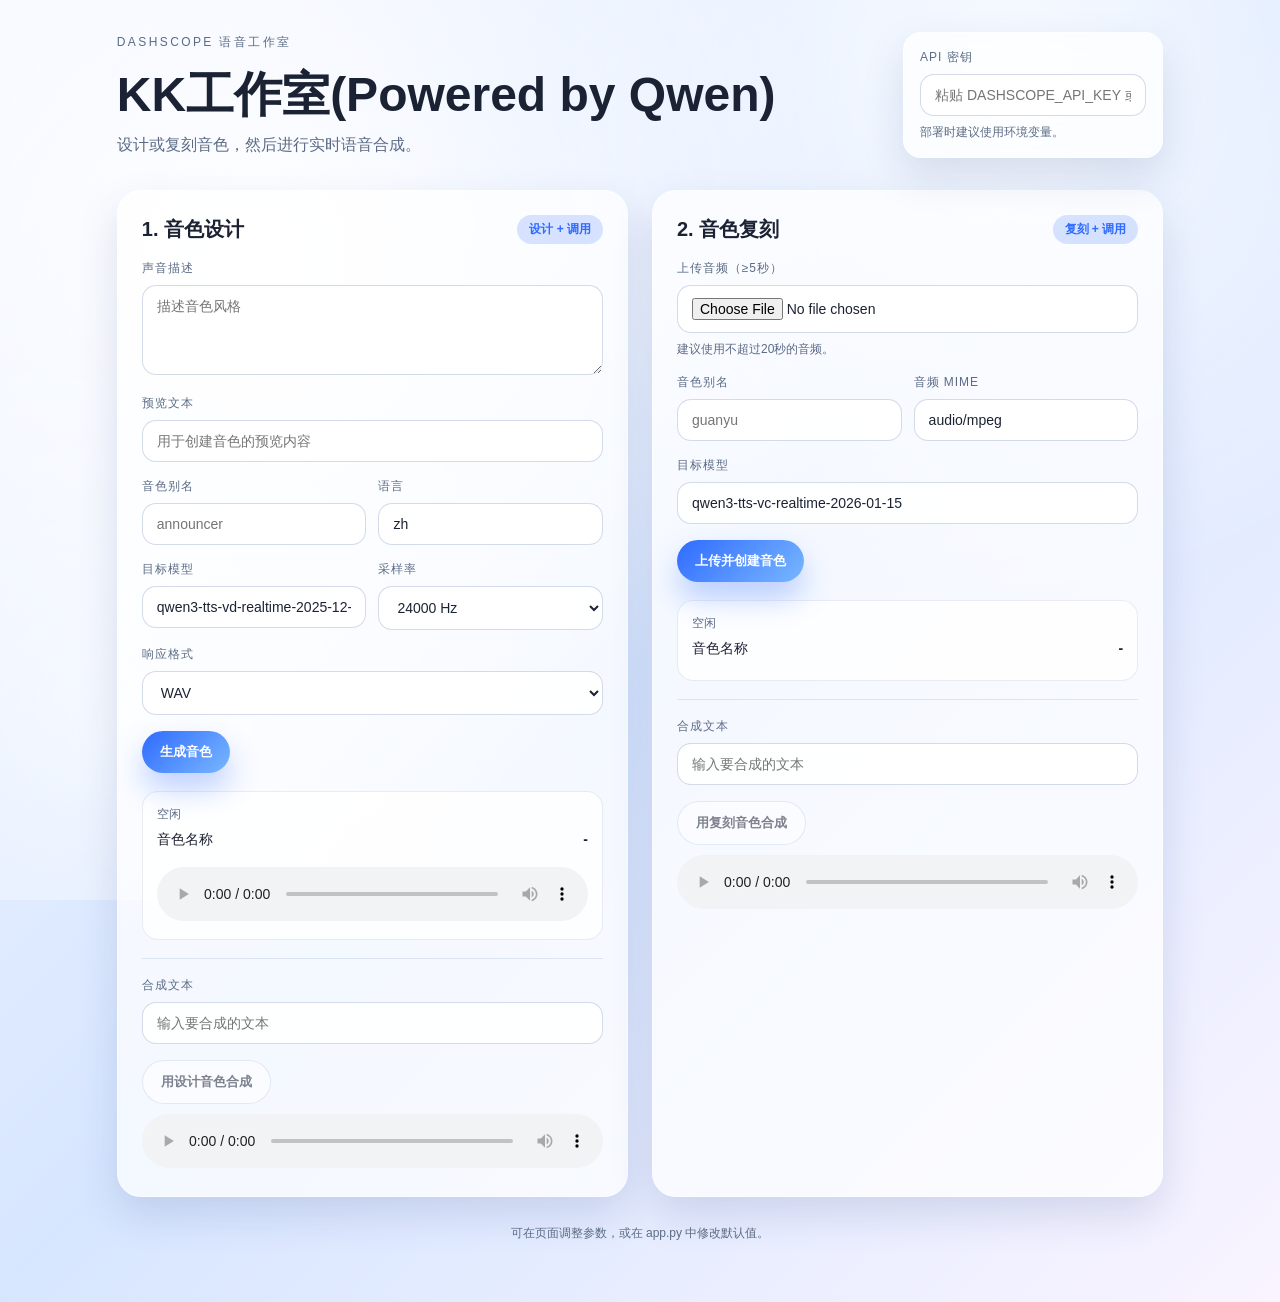
<file: __smoke_index.html>
<!doctype html>
<html lang="en">
  <head>
    <meta charset="utf-8" />
    <meta name="viewport" content="width=device-width, initial-scale=1" />
    <title>KK工作室(Powered by Qwen)</title>
    <link rel="stylesheet" href="/static/style.css" />
  </head>
  <body>
    <div class="bg-sheen"></div>
    <div class="app">
      <header class="hero">
        <div>
          <p class="eyebrow">DashScope 语音工作室</p>
          <h1>KK工作室(Powered by Qwen)</h1>
          <p class="subtitle">设计或复刻音色，然后进行实时语音合成。</p>
        </div>
        <div class="api-box">
          <label for="apiKey">API 密钥</label>
          <input id="apiKey" type="password" placeholder="粘贴 DASHSCOPE_API_KEY 或留空" />
          <p class="hint">部署时建议使用环境变量。</p>
        </div>
      </header>

      <div class="grid">
        <section class="card" id="designCard">
          <div class="card-header">
            <h2>1. 音色设计</h2>
            <span class="pill">设计 + 调用</span>
          </div>

          <div class="field">
            <label for="designPrompt">声音描述</label>
            <textarea id="designPrompt" rows="4" placeholder="描述音色风格"></textarea>
          </div>

          <div class="field">
            <label for="designPreview">预览文本</label>
            <input id="designPreview" type="text" placeholder="用于创建音色的预览内容" />
          </div>

          <div class="field-grid">
            <div class="field">
              <label for="designName">音色别名</label>
              <input id="designName" type="text" placeholder="announcer" />
            </div>
            <div class="field">
              <label for="designLang">语言</label>
              <input id="designLang" type="text" placeholder="zh" value="zh" />
            </div>
          </div>

          <div class="field-grid">
            <div class="field">
              <label for="designModel">目标模型</label>
              <input id="designModel" type="text" value="qwen3-tts-vd-realtime-2025-12-16" />
            </div>
            <div class="field">
              <label for="designSampleRate">采样率</label>
              <select id="designSampleRate">
                <option value="24000" selected>24000 Hz</option>
              </select>
            </div>
          </div>

          <div class="field">
            <label for="designResponseFormat">响应格式</label>
            <select id="designResponseFormat">
              <option value="wav" selected>WAV</option>
              <option value="mp3">MP3</option>
            </select>
          </div>

          <button class="primary" id="designCreateBtn">生成音色</button>

          <div class="output">
            <div class="status" id="designStatus">空闲</div>
            <div class="progress-wrap hidden" id="designProgressWrap">
              <div class="progress-track">
                <div class="progress-fill" id="designProgressBar"></div>
              </div>
              <div class="progress-text" id="designProgressText">0%</div>
            </div>
            <div class="result-row">
              <span>音色名称</span>
              <strong id="designVoiceName">-</strong>
            </div>
            <audio id="designPreviewPlayer" controls></audio>
          </div>

          <div class="divider"></div>

          <div class="field">
            <label for="designTtsText">合成文本</label>
            <input id="designTtsText" type="text" placeholder="输入要合成的文本" />
          </div>

          <button class="secondary" id="designTtsBtn" disabled>用设计音色合成</button>
          <audio id="designTtsPlayer" controls></audio>
        </section>

        <section class="card" id="enrollCard">
          <div class="card-header">
            <h2>2. 音色复刻</h2>
            <span class="pill">复刻 + 调用</span>
          </div>

          <div class="field">
            <label for="enrollAudio">上传音频（≥5秒）</label>
            <input id="enrollAudio" type="file" accept="audio/*" />
            <p class="hint">建议使用不超过20秒的音频。</p>
          </div>

          <div class="field-grid">
            <div class="field">
              <label for="enrollName">音色别名</label>
              <input id="enrollName" type="text" placeholder="guanyu" />
            </div>
            <div class="field">
              <label for="enrollMime">音频 MIME</label>
              <input id="enrollMime" type="text" value="audio/mpeg" />
            </div>
          </div>

          <div class="field">
            <label for="enrollModel">目标模型</label>
            <input id="enrollModel" type="text" value="qwen3-tts-vc-realtime-2026-01-15" />
          </div>

          <button class="primary" id="enrollCreateBtn">上传并创建音色</button>

          <div class="output">
            <div class="status" id="enrollStatus">空闲</div>
            <div class="progress-wrap hidden" id="enrollProgressWrap">
              <div class="progress-track">
                <div class="progress-fill" id="enrollProgressBar"></div>
              </div>
              <div class="progress-text" id="enrollProgressText">0%</div>
            </div>
            <div class="result-row">
              <span>音色名称</span>
              <strong id="enrollVoiceName">-</strong>
            </div>
          </div>

          <div class="divider"></div>

          <div class="field">
            <label for="enrollTtsText">合成文本</label>
            <input id="enrollTtsText" type="text" placeholder="输入要合成的文本" />
          </div>

          <button class="secondary" id="enrollTtsBtn" disabled>用复刻音色合成</button>
          <audio id="enrollTtsPlayer" controls></audio>
        </section>
      </div>

      <footer class="footer">
        <p>可在页面调整参数，或在 app.py 中修改默认值。</p>
      </footer>
    </div>

    <script src="/static/app.js"></script>
  </body>
</html>
</file>
<file: static/style.css>
:root {
  --bg-start: #f4f7ff;
  --bg-mid: #d7e6ff;
  --bg-end: #f9f4ff;
  --ink: #1b2233;
  --muted: #5b6b85;
  --card: rgba(255, 255, 255, 0.72);
  --stroke: rgba(255, 255, 255, 0.5);
  --accent: #2f6bff;
  --accent-soft: rgba(47, 107, 255, 0.18);
  --shadow: 0 18px 40px rgba(40, 66, 130, 0.15);
}

* {
  box-sizing: border-box;
}

body {
  margin: 0;
  font-family: "SF Pro Display", "SF Pro Text", "Helvetica Neue", "Segoe UI", sans-serif;
  color: var(--ink);
  background: radial-gradient(circle at 20% 20%, #ffffff 0%, transparent 40%),
    linear-gradient(135deg, var(--bg-start), var(--bg-mid), var(--bg-end));
  min-height: 100vh;
}

.bg-sheen {
  position: fixed;
  inset: 0;
  background: radial-gradient(circle at 80% 10%, rgba(255, 255, 255, 0.8), transparent 40%),
    radial-gradient(circle at 10% 80%, rgba(255, 255, 255, 0.6), transparent 35%);
  pointer-events: none;
  z-index: 0;
}

.app {
  position: relative;
  z-index: 1;
  padding: 32px 6vw 48px;
  max-width: 1200px;
  margin: 0 auto;
}

.hero {
  display: flex;
  flex-wrap: wrap;
  gap: 24px;
  align-items: center;
  justify-content: space-between;
  margin-bottom: 32px;
}

.eyebrow {
  text-transform: uppercase;
  letter-spacing: 0.2em;
  font-size: 12px;
  color: var(--muted);
  margin: 0 0 12px;
}

h1 {
  font-size: clamp(32px, 4vw, 48px);
  margin: 0 0 8px;
}

.subtitle {
  margin: 0;
  color: var(--muted);
}

.api-box {
  min-width: 260px;
  background: var(--card);
  backdrop-filter: blur(18px);
  border-radius: 18px;
  padding: 16px;
  box-shadow: var(--shadow);
  border: 1px solid var(--stroke);
}

label {
  display: block;
  font-size: 12px;
  text-transform: uppercase;
  letter-spacing: 0.08em;
  color: var(--muted);
  margin-bottom: 8px;
}

input,
textarea,
select {
  width: 100%;
  border: 1px solid rgba(39, 74, 138, 0.2);
  border-radius: 14px;
  padding: 12px 14px;
  font-size: 14px;
  background: rgba(255, 255, 255, 0.9);
  color: var(--ink);
}

textarea {
  resize: vertical;
}

.hint {
  margin: 8px 0 0;
  font-size: 12px;
  color: var(--muted);
}

.grid {
  display: grid;
  gap: 24px;
  grid-template-columns: repeat(auto-fit, minmax(320px, 1fr));
}

.card {
  background: var(--card);
  border-radius: 24px;
  padding: 24px;
  box-shadow: var(--shadow);
  border: 1px solid var(--stroke);
  animation: floatIn 0.7s ease;
  transform-origin: center;
  transition: transform 0.2s ease;
}

.card:hover {
  transform: scale(1.015);
}

.card-header {
  display: flex;
  align-items: center;
  justify-content: space-between;
  margin-bottom: 16px;
}

.card h2 {
  margin: 0;
  font-size: 20px;
}

.pill {
  font-size: 12px;
  background: var(--accent-soft);
  color: var(--accent);
  padding: 6px 12px;
  border-radius: 999px;
  font-weight: 600;
}

.field {
  margin-bottom: 16px;
}

.field-grid {
  display: grid;
  grid-template-columns: repeat(auto-fit, minmax(140px, 1fr));
  gap: 12px;
}

button {
  border: none;
  border-radius: 999px;
  padding: 12px 18px;
  font-weight: 600;
  cursor: pointer;
  transition: transform 0.2s ease, box-shadow 0.2s ease;
}

button.primary {
  background: linear-gradient(135deg, #2f6bff, #79b7ff);
  color: white;
  box-shadow: 0 16px 30px rgba(47, 107, 255, 0.3);
}

button.secondary {
  background: rgba(255, 255, 255, 0.9);
  color: var(--ink);
  border: 1px solid rgba(39, 74, 138, 0.2);
}

button:hover:not(:disabled) {
  transform: scale(1.04);
}

button:disabled {
  cursor: not-allowed;
  opacity: 0.55;
  box-shadow: none;
}

.output {
  margin-top: 18px;
  padding: 14px;
  border-radius: 16px;
  background: rgba(255, 255, 255, 0.8);
  border: 1px solid rgba(39, 74, 138, 0.1);
}

.status {
  font-size: 12px;
  color: var(--muted);
  margin-bottom: 8px;
}

.hidden {
  display: none;
}

.progress-wrap {
  margin-bottom: 10px;
}

.progress-track {
  width: 100%;
  height: 8px;
  border-radius: 999px;
  background: rgba(47, 107, 255, 0.15);
  overflow: hidden;
}

.progress-fill {
  width: 0%;
  height: 100%;
  background: linear-gradient(90deg, #2f6bff, #79b7ff);
  transition: width 0.2s ease;
}

.progress-text {
  margin-top: 6px;
  font-size: 12px;
  color: var(--muted);
}

.result-row {
  display: flex;
  justify-content: space-between;
  font-size: 14px;
  margin-bottom: 8px;
}

audio {
  width: 100%;
  margin-top: 10px;
}

.divider {
  height: 1px;
  background: rgba(39, 74, 138, 0.12);
  margin: 18px 0;
}

.footer {
  text-align: center;
  margin-top: 28px;
  color: var(--muted);
  font-size: 12px;
}

.inline-row {
  display: flex;
  align-items: center;
  justify-content: space-between;
  gap: 12px;
  margin-top: 8px;
  flex-wrap: wrap;
}

.speech-rate-row {
  display: flex;
  align-items: center;
  gap: 8px;
  flex-wrap: wrap;
}

.speech-rate-row .speech-rate-input {
  width: 96px;
}

.speech-rate-unit {
  font-size: 13px;
  color: var(--muted);
  margin-right: 4px;
}

.speech-rate-row .speech-rate-preset {
  padding: 6px 10px;
  font-size: 12px;
}

.checkbox {
  display: inline-flex;
  align-items: center;
  gap: 8px;
  font-size: 13px;
  color: var(--muted);
  text-transform: none;
  letter-spacing: 0;
  margin-bottom: 0;
}

.checkbox input[type="checkbox"] {
  width: auto;
  margin: 0;
  accent-color: var(--accent);
}

button.ghost {
  background: transparent;
  color: var(--accent);
  border: 1px solid var(--accent-soft);
  padding: 6px 12px;
  font-size: 12px;
  border-radius: 999px;
  font-weight: 500;
}

button.ghost:hover:not(:disabled) {
  background: var(--accent-soft);
}

.catalog {
  margin-top: 32px;
  background: var(--card);
  border-radius: 24px;
  padding: 8px 20px;
  box-shadow: var(--shadow);
  border: 1px solid var(--stroke);
}

.catalog details[open] {
  padding-bottom: 12px;
}

.catalog summary {
  cursor: pointer;
  padding: 14px 4px;
  font-size: 16px;
  font-weight: 600;
  display: flex;
  align-items: center;
  justify-content: space-between;
  gap: 12px;
  list-style: none;
}

.catalog summary::-webkit-details-marker {
  display: none;
}

.catalog summary::after {
  content: "＋";
  color: var(--accent);
  font-size: 18px;
  transition: transform 0.2s ease;
  margin-left: auto;
}

.catalog details[open] summary::after {
  content: "－";
}

.catalog-title {
  color: var(--ink);
}

.catalog-count {
  font-size: 12px;
  color: var(--muted);
  font-weight: 500;
  margin-left: 8px;
}

.catalog-intro {
  margin: 4px 0 12px;
  color: var(--muted);
  font-size: 13px;
  line-height: 1.6;
}

.catalog-controls {
  display: grid;
  grid-template-columns: 2fr 1fr 1fr 1fr;
  gap: 10px;
  margin-bottom: 14px;
}

.catalog-controls input,
.catalog-controls select {
  padding: 10px 12px;
  font-size: 13px;
}

.catalog-grid {
  display: grid;
  gap: 12px;
  grid-template-columns: repeat(auto-fill, minmax(220px, 1fr));
  max-height: 440px;
  overflow-y: auto;
  padding: 4px 2px 4px;
}

.voice-card {
  background: rgba(255, 255, 255, 0.85);
  border: 1px solid rgba(39, 74, 138, 0.12);
  border-radius: 16px;
  padding: 12px 14px;
  display: flex;
  flex-direction: column;
  gap: 6px;
  cursor: pointer;
  transition: transform 0.2s ease, box-shadow 0.2s ease, border-color 0.2s ease;
}

.voice-card:hover {
  transform: translateY(-2px);
  box-shadow: 0 10px 20px rgba(40, 66, 130, 0.12);
  border-color: var(--accent);
}

.voice-card.is-active {
  border-color: var(--accent);
  box-shadow: 0 10px 20px rgba(47, 107, 255, 0.18);
}

.voice-card-head {
  display: flex;
  align-items: baseline;
  justify-content: space-between;
  gap: 6px;
}

.voice-card-name {
  font-weight: 600;
  font-size: 14px;
}

.voice-card-cn {
  font-size: 12px;
  color: var(--muted);
}

.voice-card-desc {
  font-size: 12px;
  color: var(--ink);
  line-height: 1.5;
  opacity: 0.85;
}

.voice-card-meta {
  display: flex;
  flex-wrap: wrap;
  gap: 4px;
  margin-top: 2px;
}

.voice-tag {
  font-size: 10px;
  padding: 2px 8px;
  border-radius: 999px;
  background: var(--accent-soft);
  color: var(--accent);
  font-weight: 600;
  letter-spacing: 0.02em;
}

.voice-tag.gender-female {
  background: rgba(255, 82, 140, 0.14);
  color: #d9307a;
}

.voice-tag.gender-male {
  background: rgba(35, 132, 255, 0.14);
  color: #1c5cc3;
}

.voice-tag.dialect {
  background: rgba(64, 155, 95, 0.14);
  color: #1e7a47;
}

.voice-tag.model {
  background: rgba(120, 100, 180, 0.14);
  color: #5b3db4;
}

.catalog-empty {
  text-align: center;
  padding: 18px;
}

#presetModel,
#presetVoice {
  font-size: 14px;
}

#presetText,
#presetInstructions {
  min-height: 72px;
}

@keyframes floatIn {
  0% {
    opacity: 0;
    transform: scale(0.96);
  }
  100% {
    opacity: 1;
    transform: scale(1);
  }
}

@media (max-width: 720px) {
  .hero {
    flex-direction: column;
    align-items: flex-start;
  }

  .api-box {
    width: 100%;
  }

  .catalog-controls {
    grid-template-columns: 1fr 1fr;
  }
}
</file>
